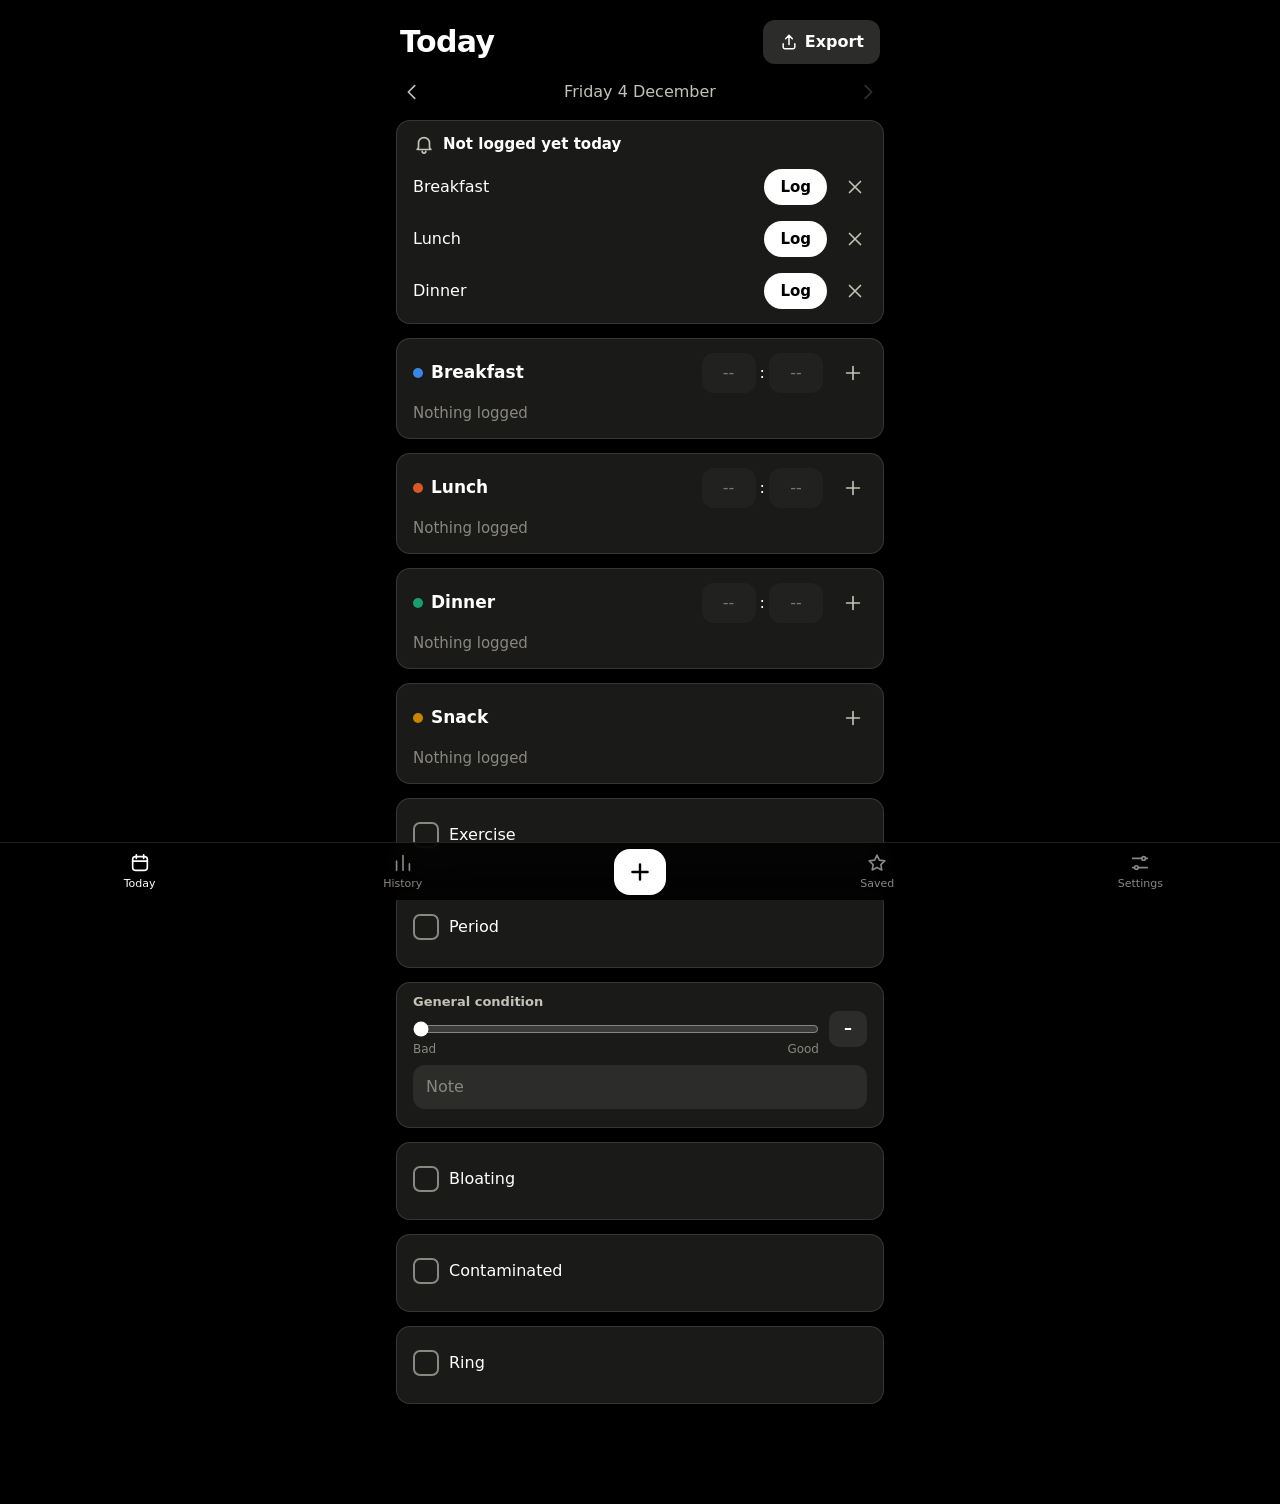
<file: index.html>
<!doctype html>
<html lang="en">
<head>
<meta charset="utf-8">
<meta name="viewport" content="width=device-width, initial-scale=1, viewport-fit=cover">
<title>Food Log</title>
<!-- The app may load and run only its own files, and may not contact any other server. -->
<meta http-equiv="Content-Security-Policy" content="default-src 'self'; script-src 'self'; style-src 'self' 'unsafe-inline'; img-src 'self' data: blob:; connect-src 'self'; object-src 'none'; base-uri 'none'; form-action 'none'">
<meta name="apple-mobile-web-app-capable" content="yes">
<meta name="mobile-web-app-capable" content="yes">
<meta name="apple-mobile-web-app-title" content="Food Log">
<meta name="apple-mobile-web-app-status-bar-style" content="black">
<meta name="theme-color" content="#000000">
<meta name="color-scheme" content="dark">
<meta name="format-detection" content="telephone=no">
<!-- shared by link or invitation only: keep it out of search engines -->
<meta name="robots" content="noindex, nofollow">
<!-- use-credentials lets the manifest load when the site sits behind a login -->
<link rel="manifest" href="manifest.webmanifest" crossorigin="use-credentials">
<link rel="apple-touch-icon" href="icons/icon-180.png">
<link rel="icon" type="image/png" href="icons/icon-192.png">
<link rel="stylesheet" href="styles.css">
</head>
<body>
<main id="view" tabindex="-1"></main>

<nav class="tabbar" aria-label="Sections">
  <a href="#today" data-tab="today">
    <svg viewBox="0 0 24 24" aria-hidden="true"><rect x="4" y="5" width="16" height="15" rx="3"/><path d="M8 3v4M16 3v4M4 10h16"/></svg>
    <span>Today</span>
  </a>
  <a href="#history" data-tab="history">
    <svg viewBox="0 0 24 24" aria-hidden="true"><path d="M5 20V10M12 20V4M19 20v-7"/></svg>
    <span>History</span>
  </a>
  <a href="#add" data-tab="add" class="tab-add" aria-label="Add food">
    <svg viewBox="0 0 24 24" aria-hidden="true"><path d="M12 5v14M5 12h14"/></svg>
  </a>
  <a href="#saved" data-tab="saved">
    <svg viewBox="0 0 24 24" aria-hidden="true"><path d="M12 3.5l2.6 5.3 5.9.9-4.3 4.1 1 5.8-5.2-2.8-5.2 2.8 1-5.8-4.3-4.1 5.9-.9z"/></svg>
    <span>Saved</span>
  </a>
  <a href="#settings" data-tab="settings">
    <svg viewBox="0 0 24 24" aria-hidden="true"><path d="M4 7h10M18 7h2M4 17h2M10 17h10"/><circle cx="16" cy="7" r="2"/><circle cx="8" cy="17" r="2"/></svg>
    <span>Settings</span>
  </a>
</nav>

<div id="overlay"></div>
<div id="toast" role="status" aria-live="polite"></div>

<script type="module" src="app.js"></script>
</body>
</html>
</file>
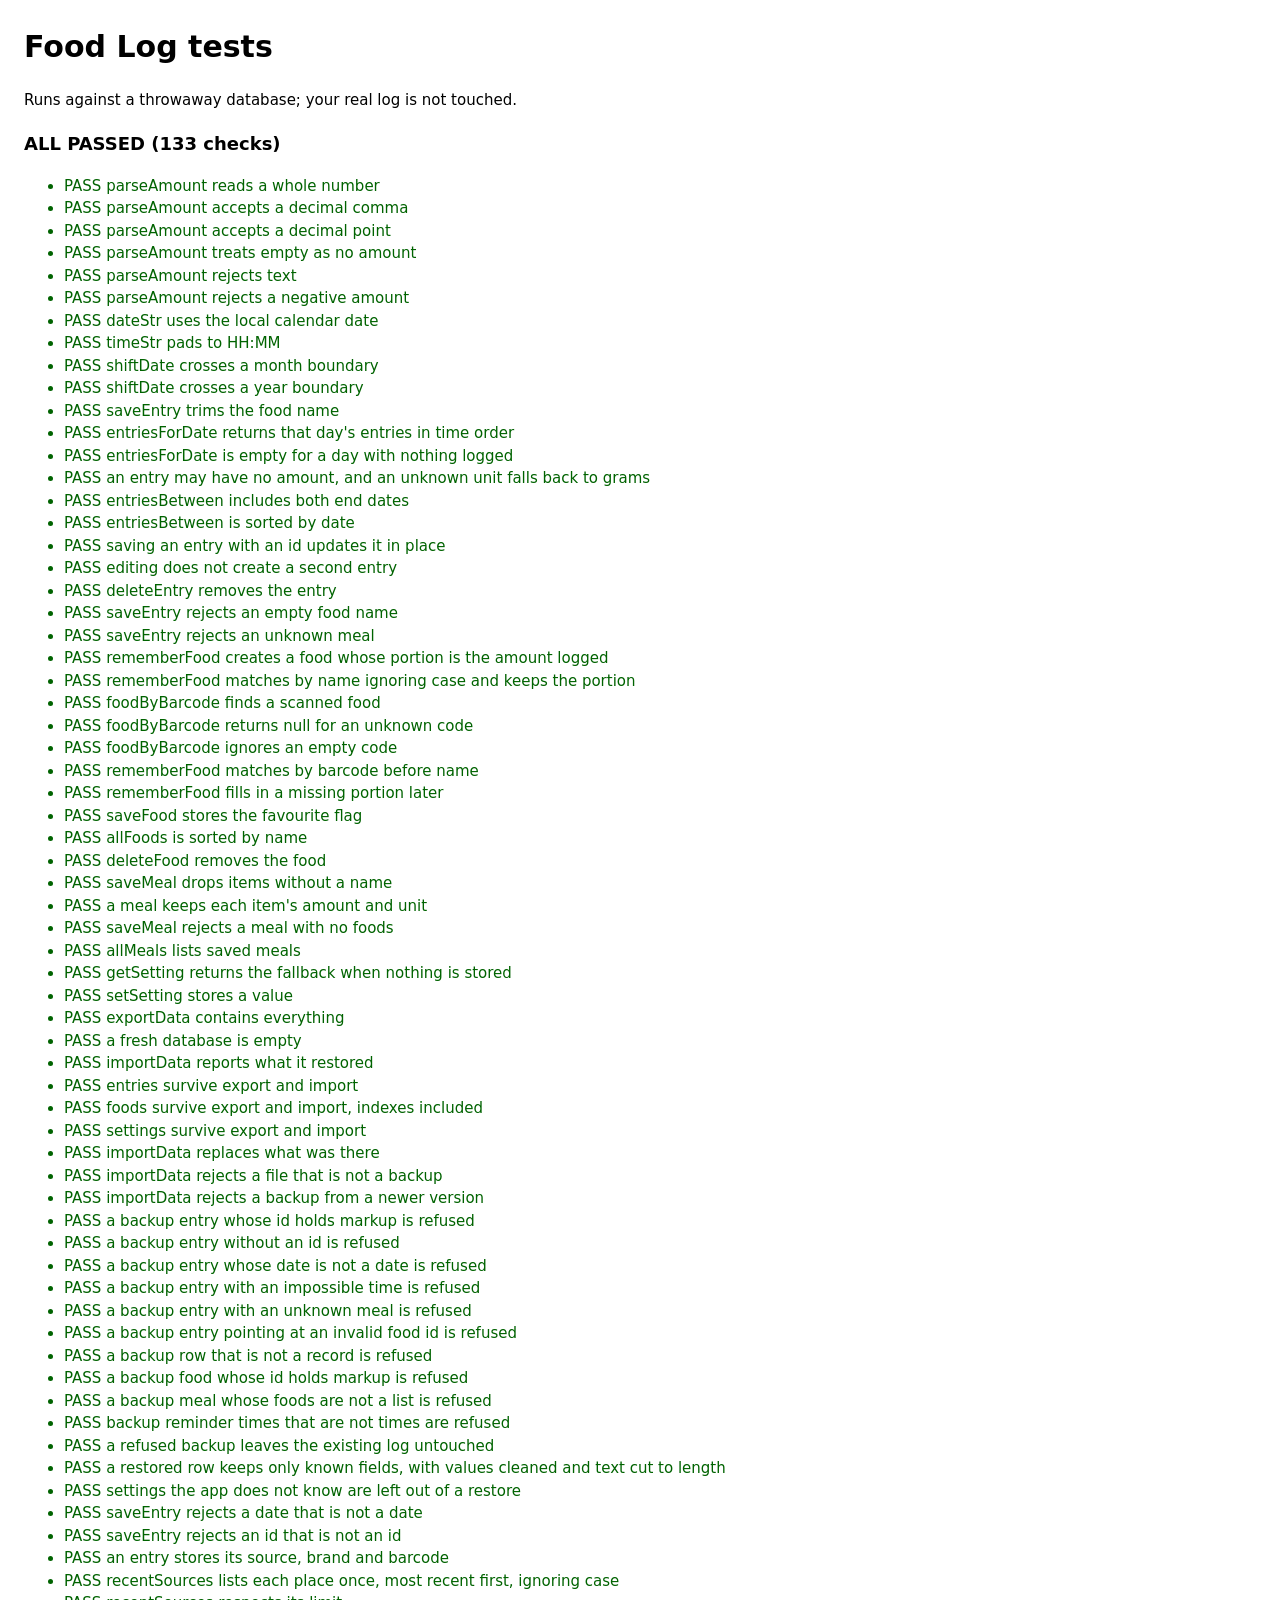
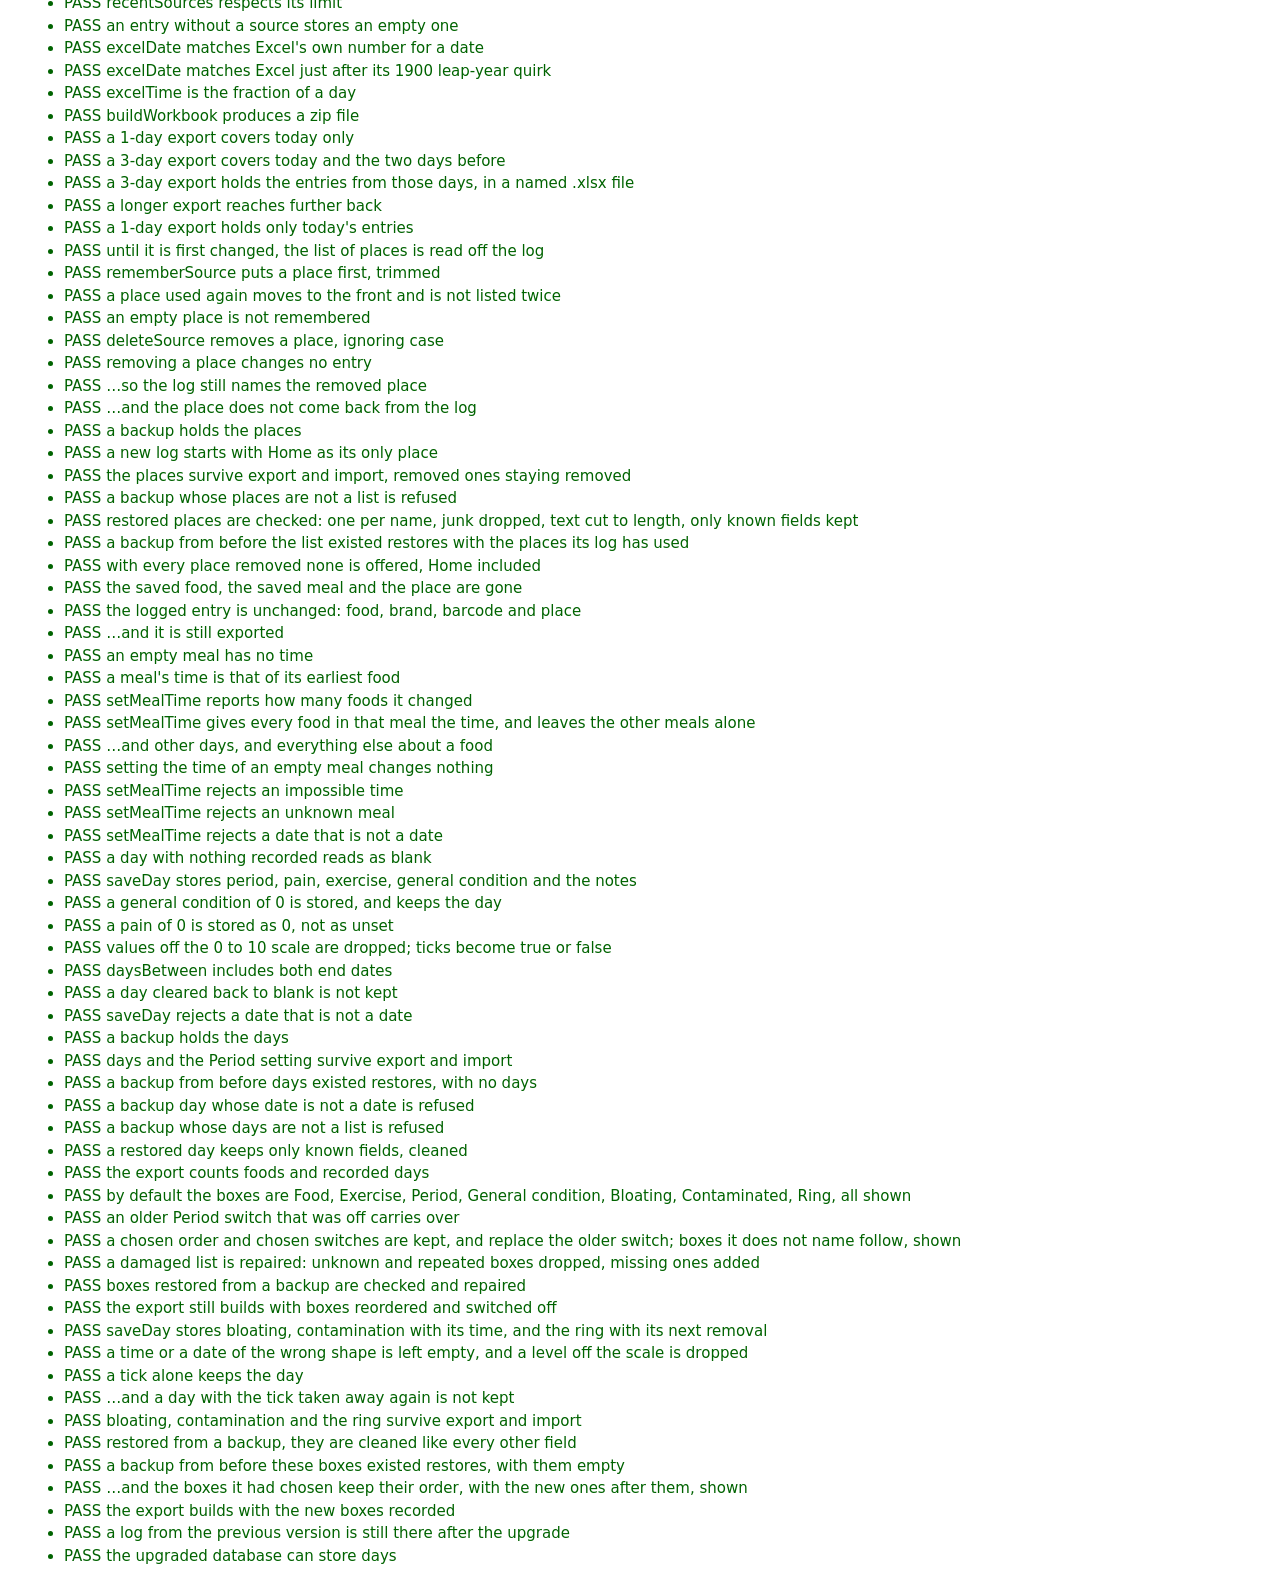
<file: tests.html>
<!doctype html>
<html lang="en">
<head>
<meta charset="utf-8">
<meta name="viewport" content="width=device-width, initial-scale=1">
<title>Food Log tests</title>
<style>
  body { font: 15px/1.5 system-ui, -apple-system, "Segoe UI", sans-serif; margin: 24px; }
  li.pass { color: #006300; }
  li.fail { color: #b00020; font-weight: 600; }
  #summary { font-size: 18px; font-weight: 600; }
</style>
</head>
<body>
<h1>Food Log tests</h1>
<p>Runs against a throwaway database; your real log is not touched.</p>
<p id="summary">Running…</p>
<ul id="results"></ul>
<script type="module">
import * as db from "./db.js";
import { buildWorkbook, excelDate, excelTime, XLSX_MIME } from "./xlsx.js";
import { buildLogExport, exportPeriod } from "./export.js";

const TEST_DB = "foodlog-test";
const results = document.getElementById("results");
let passed = 0, failed = 0;

function report(ok, name, detail = "") {
  ok ? passed++ : failed++;
  const li = document.createElement("li");
  li.className = ok ? "pass" : "fail";
  li.textContent = `${ok ? "PASS" : "FAIL"}  ${name}${detail ? " — " + detail : ""}`;
  results.append(li);
}

function eq(actual, expected, name) {
  const a = JSON.stringify(actual), e = JSON.stringify(expected);
  report(a === e, name, a === e ? "" : `expected ${e}, got ${a}`);
}

async function rejects(fn, name) {
  try { await fn(); report(false, name, "did not throw"); }
  catch { report(true, name); }
}

const wipe = () => new Promise((resolve, reject) => {
  const req = indexedDB.deleteDatabase(TEST_DB);
  req.onsuccess = req.onblocked = () => resolve();
  req.onerror = () => reject(req.error);
});

async function main() {
  await wipe();
  db.useDatabase(TEST_DB);

  // ---- helpers
  eq(db.parseAmount("150"), 150, "parseAmount reads a whole number");
  eq(db.parseAmount("1,5"), 1.5, "parseAmount accepts a decimal comma");
  eq(db.parseAmount(" 2.25 "), 2.25, "parseAmount accepts a decimal point");
  eq(db.parseAmount(""), null, "parseAmount treats empty as no amount");
  eq(Number.isNaN(db.parseAmount("abc")), true, "parseAmount rejects text");
  eq(Number.isNaN(db.parseAmount("-3")), true, "parseAmount rejects a negative amount");
  eq(db.dateStr(new Date(2026, 0, 5, 0, 30)), "2026-01-05", "dateStr uses the local calendar date");
  eq(db.timeStr(new Date(2026, 0, 5, 7, 4)), "07:04", "timeStr pads to HH:MM");
  eq(db.shiftDate("2026-03-01", -1), "2026-02-28", "shiftDate crosses a month boundary");
  eq(db.shiftDate("2026-12-31", 1), "2027-01-01", "shiftDate crosses a year boundary");

  // ---- entries
  const oats = await db.saveEntry({ date: "2026-10-01", time: "08:10", meal: "breakfast", foodName: " Oats ", amount: 60, unit: "g", note: "with milk" });
  const egg = await db.saveEntry({ date: "2026-10-01", time: "07:55", meal: "breakfast", foodName: "Egg", amount: 2, unit: "pcs" });
  await db.saveEntry({ date: "2026-10-02", time: "12:30", meal: "lunch", foodName: "Soup", amount: null, unit: "bogus" });
  await db.saveEntry({ date: "2026-10-04", time: "19:00", meal: "dinner", foodName: "Salmon", amount: 180, unit: "g" });

  eq(oats.foodName, "Oats", "saveEntry trims the food name");
  eq((await db.entriesForDate("2026-10-01")).map((e) => e.foodName), ["Egg", "Oats"], "entriesForDate returns that day's entries in time order");
  eq((await db.entriesForDate("2026-10-03")).length, 0, "entriesForDate is empty for a day with nothing logged");
  const soup = (await db.entriesForDate("2026-10-02"))[0];
  eq([soup.amount, soup.unit], [null, "g"], "an entry may have no amount, and an unknown unit falls back to grams");
  eq((await db.entriesBetween("2026-10-01", "2026-10-02")).length, 3, "entriesBetween includes both end dates");
  eq((await db.entriesBetween("2026-10-02", "2026-10-04")).map((e) => e.foodName), ["Soup", "Salmon"], "entriesBetween is sorted by date");

  await db.saveEntry({ ...egg, amount: 3, note: "boiled" });
  const edited = await db.getEntry(egg.id);
  eq([edited.amount, edited.note, edited.createdAt === egg.createdAt], [3, "boiled", true], "saving an entry with an id updates it in place");
  eq((await db.allEntries()).length, 4, "editing does not create a second entry");

  await db.deleteEntry(oats.id);
  eq((await db.entriesForDate("2026-10-01")).map((e) => e.foodName), ["Egg"], "deleteEntry removes the entry");
  await rejects(() => db.saveEntry({ meal: "lunch", foodName: "  " }), "saveEntry rejects an empty food name");
  await rejects(() => db.saveEntry({ meal: "brunch", foodName: "Toast" }), "saveEntry rejects an unknown meal");

  // ---- foods
  const first = await db.rememberFood({ name: "Skyr", amount: 150, unit: "g" });
  eq([first.portionAmount, first.portionUnit, first.useCount], [150, "g", 1], "rememberFood creates a food whose portion is the amount logged");
  const again = await db.rememberFood({ name: "skyr", amount: 300, unit: "g" });
  eq([again.id === first.id, again.portionAmount, again.useCount], [true, 150, 2], "rememberFood matches by name ignoring case and keeps the portion");
  const scanned = await db.rememberFood({ name: "Knekkebrød", brand: "Wasa", barcode: "7300400481588", amount: 1, unit: "pcs" });
  eq((await db.foodByBarcode("7300400481588")).id, scanned.id, "foodByBarcode finds a scanned food");
  eq(await db.foodByBarcode("0000"), null, "foodByBarcode returns null for an unknown code");
  eq(await db.foodByBarcode(""), null, "foodByBarcode ignores an empty code");
  const renamed = await db.rememberFood({ name: "Crispbread", barcode: "7300400481588", amount: 2, unit: "pcs" });
  eq([renamed.id === scanned.id, renamed.portionAmount], [true, 1], "rememberFood matches by barcode before name");
  const typed = await db.rememberFood({ name: "Banana" });
  const filled = await db.rememberFood({ name: "Banana", amount: 1, unit: "pcs" });
  eq([filled.id === typed.id, filled.portionAmount, filled.portionUnit], [true, 1, "pcs"], "rememberFood fills in a missing portion later");

  await db.saveFood({ ...first, favourite: true });
  eq((await db.getFood(first.id)).favourite, true, "saveFood stores the favourite flag");
  eq((await db.allFoods()).map((f) => f.name), ["Banana", "Knekkebrød", "Skyr"], "allFoods is sorted by name");
  await db.deleteFood(typed.id);
  eq((await db.allFoods()).length, 2, "deleteFood removes the food");

  // ---- meals
  const meal = await db.saveMeal({ name: "Usual breakfast", items: [
    { foodId: first.id, foodName: "Skyr", amount: 150, unit: "g" },
    { foodName: "Knekkebrød", amount: 2, unit: "pcs" },
    { foodName: "  ", amount: 1, unit: "g" },
  ] });
  eq(meal.items.length, 2, "saveMeal drops items without a name");
  eq((await db.getMeal(meal.id)).items[1], { foodId: null, foodName: "Knekkebrød", amount: 2, unit: "pcs" }, "a meal keeps each item's amount and unit");
  await rejects(() => db.saveMeal({ name: "Empty", items: [] }), "saveMeal rejects a meal with no foods");
  eq((await db.allMeals()).length, 1, "allMeals lists saved meals");

  // ---- settings
  eq(await db.getSetting("reminders", "fallback"), "fallback", "getSetting returns the fallback when nothing is stored");
  await db.setSetting("reminders", { enabled: true, times: { breakfast: "08:00", lunch: "12:00", dinner: "18:00" } });
  eq((await db.getSetting("reminders")).times.lunch, "12:00", "setSetting stores a value");

  // ---- backup
  const backup = await db.exportData();
  eq([backup.app, backup.entries.length, backup.foods.length, backup.meals.length], ["foodlog", 3, 2, 1], "exportData contains everything");
  const roundTripped = JSON.parse(JSON.stringify(backup));

  await wipe();
  db.useDatabase(TEST_DB);
  eq((await db.allEntries()).length, 0, "a fresh database is empty");
  const counts = await db.importData(roundTripped);
  eq(counts, { entries: 3, foods: 2, meals: 1 }, "importData reports what it restored");
  eq((await db.entriesForDate("2026-10-04"))[0].foodName, "Salmon", "entries survive export and import");
  eq((await db.foodByBarcode("7300400481588")).name, "Knekkebrød", "foods survive export and import, indexes included");
  eq((await db.getSetting("reminders")).enabled, true, "settings survive export and import");

  await db.saveEntry({ date: "2026-10-05", meal: "snack", foodName: "Apple" });
  await db.importData(roundTripped);
  eq((await db.allEntries()).length, 3, "importData replaces what was there");
  await rejects(() => db.importData({ hello: "world" }), "importData rejects a file that is not a backup");
  await rejects(() => db.importData({ ...roundTripped, format: 99 }), "importData rejects a backup from a newer version");

  // ---- a backup file is untrusted: anything the app would not have written is refused
  const good = roundTripped.entries[0];
  const tampered = (change) => ({ ...roundTripped, ...change });
  const MARKUP = '"><img src=x onerror="alert(1)">';
  await rejects(() => db.importData(tampered({ entries: [{ ...good, id: MARKUP }] })), "a backup entry whose id holds markup is refused");
  await rejects(() => db.importData(tampered({ entries: [{ ...good, id: undefined }] })), "a backup entry without an id is refused");
  await rejects(() => db.importData(tampered({ entries: [{ ...good, date: MARKUP }] })), "a backup entry whose date is not a date is refused");
  await rejects(() => db.importData(tampered({ entries: [{ ...good, time: "25:99" }] })), "a backup entry with an impossible time is refused");
  await rejects(() => db.importData(tampered({ entries: [{ ...good, meal: "brunch" }] })), "a backup entry with an unknown meal is refused");
  await rejects(() => db.importData(tampered({ entries: [{ ...good, foodId: MARKUP }] })), "a backup entry pointing at an invalid food id is refused");
  await rejects(() => db.importData(tampered({ entries: ["not a record"] })), "a backup row that is not a record is refused");
  await rejects(() => db.importData(tampered({ foods: [{ ...roundTripped.foods[0], id: MARKUP }] })), "a backup food whose id holds markup is refused");
  await rejects(() => db.importData(tampered({ meals: [{ ...roundTripped.meals[0], items: "x" }] })), "a backup meal whose foods are not a list is refused");
  await rejects(() => db.importData(tampered({ settings: [{ key: "reminders", value: { enabled: true, times: { breakfast: MARKUP, lunch: "12:00", dinner: "18:00" } } }] })), "backup reminder times that are not times are refused");
  eq((await db.allEntries()).length, 3, "a refused backup leaves the existing log untouched");

  const padded = await db.importData(tampered({
    entries: [{ ...good, extra: "<script>", amount: "<b>", unit: "<i>", note: "x".repeat(5000), source: 42 }],
    settings: [...roundTripped.settings, { key: "somethingElse", value: "<script>" }],
  }));
  const kept = (await db.allEntries())[0];
  eq([padded.entries, "extra" in kept, kept.amount, kept.unit, kept.note.length, kept.source],
    [1, false, null, "g", 2000, "42"], "a restored row keeps only known fields, with values cleaned and text cut to length");
  eq(await db.getSetting("somethingElse", "absent"), "absent", "settings the app does not know are left out of a restore");
  await rejects(() => db.saveEntry({ meal: "lunch", foodName: "Toast", date: "yesterday" }), "saveEntry rejects a date that is not a date");
  await rejects(() => db.saveEntry({ meal: "lunch", foodName: "Toast", id: MARKUP }), "saveEntry rejects an id that is not an id");

  // ---- where the food came from
  await wipe();
  db.useDatabase(TEST_DB);
  const today = db.dateStr();
  const tagged = await db.saveEntry({ date: db.shiftDate(today, -2), time: "19:30", meal: "dinner", foodName: "Pizza", amount: 1, unit: "pcs", source: "  Luigi's  ", note: "said gluten-free", brand: "Luigi", barcode: "0012345678905" });
  eq([tagged.source, tagged.brand, tagged.barcode], ["Luigi's", "Luigi", "0012345678905"], "an entry stores its source, brand and barcode");
  await db.saveEntry({ date: db.shiftDate(today, -5), time: "12:00", meal: "lunch", foodName: "Soup", source: "Cafeteria" });
  await db.saveEntry({ date: today, time: "08:00", meal: "breakfast", foodName: "Oats", amount: 60, unit: "g", source: "Home" });
  await db.saveEntry({ date: today, time: "12:15", meal: "lunch", foodName: "Salad", amount: 250, unit: "g", source: "cafeteria" });
  await db.saveEntry({ date: today, time: "15:00", meal: "snack", foodName: "Apple" });
  eq(await db.recentSources(), ["cafeteria", "Home", "Luigi's"], "recentSources lists each place once, most recent first, ignoring case");
  eq(await db.recentSources(1), ["cafeteria"], "recentSources respects its limit");
  const untagged = (await db.entriesForDate(today)).find((e) => e.foodName === "Apple");
  eq(untagged.source, "", "an entry without a source stores an empty one");

  // ---- Excel export
  eq(excelDate("2026-10-04"), 46299, "excelDate matches Excel's own number for a date");
  eq(excelDate("1900-03-01"), 61, "excelDate matches Excel just after its 1900 leap-year quirk");
  eq([excelTime("00:00"), excelTime("12:00"), excelTime("18:00")], [0, 0.5, 0.75], "excelTime is the fraction of a day");
  const bytes = buildWorkbook([{ name: "S", columns: [{ header: "A" }], rows: [["x"]] }]);
  eq([bytes[0], bytes[1], bytes[2], bytes[3]], [0x50, 0x4b, 0x03, 0x04], "buildWorkbook produces a zip file");
  eq(exportPeriod(1), { from: today, to: today }, "a 1-day export covers today only");
  eq(exportPeriod(3), { from: db.shiftDate(today, -2), to: today }, "a 3-day export covers today and the two days before");
  const three = await buildLogExport(3);
  eq([three.count, three.file.type === XLSX_MIME, three.file.name], [4, true, `food-log_${db.shiftDate(today, -2)}_to_${today}.xlsx`], "a 3-day export holds the entries from those days, in a named .xlsx file");
  eq((await buildLogExport(6)).count, 5, "a longer export reaches further back");
  eq((await buildLogExport(1)).count, 3, "a 1-day export holds only today's entries");

  // ---- the places offered under "Where from" are a list of their own, apart from the log
  eq((await db.allSources()).map((p) => p.name), ["cafeteria", "Home", "Luigi's"], "until it is first changed, the list of places is read off the log");
  await db.rememberSource("  Office ");
  eq(await db.recentSources(), ["Office", "cafeteria", "Home", "Luigi's"], "rememberSource puts a place first, trimmed");
  await db.rememberSource("HOME");
  eq(await db.recentSources(), ["HOME", "Office", "cafeteria", "Luigi's"], "a place used again moves to the front and is not listed twice");
  await db.rememberSource("   ");
  eq((await db.allSources()).length, 4, "an empty place is not remembered");
  const logBefore = JSON.stringify(await db.allEntries());
  await db.deleteSource("CAFETERIA");
  eq(await db.recentSources(), ["HOME", "Office", "Luigi's"], "deleteSource removes a place, ignoring case");
  eq(JSON.stringify(await db.allEntries()), logBefore, "removing a place changes no entry");
  eq((await db.allEntries()).filter((e) => e.source.toLowerCase() === "cafeteria").length, 2, "…so the log still names the removed place");
  eq(await db.recentSources(), ["HOME", "Office", "Luigi's"], "…and the place does not come back from the log");

  const placeBackup = JSON.parse(JSON.stringify(await db.exportData()));
  eq([placeBackup.format, placeBackup.settings.find((s) => s.key === "sources").value.map((p) => p.name)],
    [5, ["HOME", "Office", "Luigi's"]], "a backup holds the places");
  await wipe();
  db.useDatabase(TEST_DB);
  eq(await db.recentSources(), ["Home"], "a new log starts with Home as its only place");
  await db.importData(placeBackup);
  eq(await db.recentSources(), ["HOME", "Office", "Luigi's"], "the places survive export and import, removed ones staying removed");
  const withPlaces = (value) => ({ ...placeBackup, settings: [...placeBackup.settings.filter((s) => s.key !== "sources"), { key: "sources", value }] });
  await rejects(() => db.importData(withPlaces("x")), "a backup whose places are not a list is refused");
  await db.importData(withPlaces([{ name: "A", lastUsed: 5 }, { name: "a", lastUsed: 9 }, "junk", null, { name: "   " }, { name: "B", lastUsed: "<b>", extra: "<script>" }, { name: "x".repeat(500), lastUsed: 1 }]));
  const restoredPlaces = await db.allSources();
  eq([restoredPlaces.map((p) => p.name.slice(0, 3)), restoredPlaces[1].name.length, restoredPlaces[2]],
    [["a", "xxx", "B"], 200, { name: "B", lastUsed: 0 }], "restored places are checked: one per name, junk dropped, text cut to length, only known fields kept");
  await db.importData({ ...placeBackup, format: 3, settings: placeBackup.settings.filter((s) => s.key !== "sources") });
  eq(await db.recentSources(), ["cafeteria", "Home", "Luigi's"], "a backup from before the list existed restores with the places its log has used");
  for (const place of await db.allSources()) await db.deleteSource(place.name);
  eq(await db.recentSources(), [], "with every place removed none is offered, Home included");

  // ---- removing a saved food, a saved meal or a place leaves the log as it was
  await wipe();
  db.useDatabase(TEST_DB);
  const pasta = await db.rememberFood({ name: "Pasta", brand: "Glutenfri", barcode: "7000000000017", amount: 100, unit: "g" });
  const pastaMeal = await db.saveMeal({ name: "Pasta dinner", items: [{ foodId: pasta.id, foodName: "Pasta", amount: 100, unit: "g" }] });
  await db.saveEntry({ date: today, time: "18:00", meal: "dinner", foodName: "Pasta", amount: 100, unit: "g", source: "Luigi's", brand: pasta.brand, barcode: pasta.barcode, foodId: pasta.id });
  await db.rememberSource("Luigi's");
  const asLogged = JSON.stringify(await db.allEntries());
  await db.deleteFood(pasta.id);
  await db.deleteMeal(pastaMeal.id);
  await db.deleteSource("Luigi's");
  eq([(await db.allFoods()).length, (await db.allMeals()).length, (await db.allSources()).length], [0, 0, 0], "the saved food, the saved meal and the place are gone");
  eq(JSON.stringify(await db.allEntries()), asLogged, "the logged entry is unchanged: food, brand, barcode and place");
  eq((await buildLogExport(1)).count, 1, "…and it is still exported");

  // ---- breakfast, lunch and dinner have one time each per day
  await wipe();
  db.useDatabase(TEST_DB);
  eq(await db.mealTime("2026-10-01", "breakfast"), null, "an empty meal has no time");
  await db.saveEntry({ date: "2026-10-01", time: "07:45", meal: "breakfast", foodName: "Oats", createdAt: 1 });
  await db.saveEntry({ date: "2026-10-01", time: "07:40", meal: "breakfast", foodName: "Egg", createdAt: 2 });
  await db.saveEntry({ date: "2026-10-01", time: "12:10", meal: "lunch", foodName: "Soup" });
  await db.saveEntry({ date: "2026-10-01", time: "15:00", meal: "snack", foodName: "Apple", note: "kept" });
  await db.saveEntry({ date: "2026-10-02", time: "08:30", meal: "breakfast", foodName: "Toast" });
  eq(await db.mealTime("2026-10-01", "breakfast"), "07:40", "a meal's time is that of its earliest food");
  eq(await db.setMealTime("2026-10-01", "breakfast", "07:00"), 2, "setMealTime reports how many foods it changed");
  eq((await db.entriesForDate("2026-10-01")).map((e) => `${e.foodName} ${e.time}`), ["Oats 07:00", "Egg 07:00", "Soup 12:10", "Apple 15:00"],
    "setMealTime gives every food in that meal the time, and leaves the other meals alone");
  eq([(await db.entriesForDate("2026-10-02"))[0].time, (await db.entriesForDate("2026-10-01"))[3].note], ["08:30", "kept"], "…and other days, and everything else about a food");
  eq(await db.setMealTime("2026-10-03", "dinner", "19:00"), 0, "setting the time of an empty meal changes nothing");
  await rejects(() => db.setMealTime("2026-10-01", "breakfast", "25:00"), "setMealTime rejects an impossible time");
  await rejects(() => db.setMealTime("2026-10-01", "brunch", "07:00"), "setMealTime rejects an unknown meal");
  await rejects(() => db.setMealTime("yesterday", "breakfast", "07:00"), "setMealTime rejects a date that is not a date");

  // ---- how the day went: exercise, period with pain, general condition
  await wipe();
  db.useDatabase(TEST_DB);
  // the boxes added later: bloating, contamination and the ring
  const REST_BLANK = { bloating: false, bloatingLevel: null, bloatingNote: "", contaminated: false, contaminatedTime: "", contaminatedNote: "", ring: false, ringRemoval: "" };
  eq(await db.getDay("2026-10-04"), { date: "2026-10-04", period: false, pain: null, painNote: "", exercise: false, intensity: null, exerciseNote: "", condition: null, conditionNote: "", ...REST_BLANK }, "a day with nothing recorded reads as blank");
  await db.saveDay({ date: "2026-10-04", period: true, pain: 6, painNote: " cramps after lunch ", exercise: true, intensity: 3, exerciseNote: "walk", condition: 8, conditionNote: " good day " });
  eq(await db.getDay("2026-10-04"), { date: "2026-10-04", period: true, pain: 6, painNote: "cramps after lunch", exercise: true, intensity: 3, exerciseNote: "walk", condition: 8, conditionNote: "good day", ...REST_BLANK }, "saveDay stores period, pain, exercise, general condition and the notes");
  await db.saveDay({ date: "2026-10-06", condition: 0 });
  eq((await db.getDay("2026-10-06")).condition, 0, "a general condition of 0 is stored, and keeps the day");
  await db.saveDay({ date: "2026-10-06", condition: null });
  await db.saveDay({ date: "2026-10-03", pain: 0 });
  eq((await db.getDay("2026-10-03")).pain, 0, "a pain of 0 is stored as 0, not as unset");
  const odd = await db.saveDay({ date: "2026-10-02", pain: 11, intensity: 3.5, period: "yes", exercise: 1 });
  eq([odd.pain, odd.intensity, odd.period, odd.exercise], [null, null, true, true], "values off the 0 to 10 scale are dropped; ticks become true or false");
  eq((await db.daysBetween("2026-10-03", "2026-10-04")).map((d) => d.date), ["2026-10-03", "2026-10-04"], "daysBetween includes both end dates");
  await db.saveDay({ date: "2026-10-03", pain: null });
  eq((await db.daysBetween("2026-10-01", "2026-10-31")).map((d) => d.date), ["2026-10-02", "2026-10-04"], "a day cleared back to blank is not kept");
  await rejects(() => db.saveDay({ date: "today", pain: 3 }), "saveDay rejects a date that is not a date");

  // ---- backups carry the days; older backups without them still restore
  await db.saveEntry({ date: "2026-10-04", time: "12:00", meal: "lunch", foodName: "Soup" });
  await db.setSetting("period", { enabled: false });
  const v2 = JSON.parse(JSON.stringify(await db.exportData()));
  eq([v2.format, v2.days.length], [5, 2], "a backup holds the days");
  await wipe();
  db.useDatabase(TEST_DB);
  await db.importData(v2);
  eq([(await db.getDay("2026-10-04")).pain, (await db.getSetting("period")).enabled], [6, false], "days and the Period setting survive export and import");
  const { days: _dropped, ...v1 } = { ...v2, format: 1 };
  await db.saveDay({ date: "2026-10-05", pain: 9 });
  await db.importData(v1);
  eq([(await db.allEntries()).length, (await db.daysBetween("2026-01-01", "2026-12-31")).length], [1, 0], "a backup from before days existed restores, with no days");
  await rejects(() => db.importData({ ...v2, days: [{ date: '"><img src=x onerror=1>', pain: 3 }] }), "a backup day whose date is not a date is refused");
  await rejects(() => db.importData({ ...v2, days: "x" }), "a backup whose days are not a list is refused");
  const cleaned = await db.importData({ ...v2, days: [{ date: "2026-10-04", pain: "<b>", painNote: 7, extra: "<script>" }] }).then(() => db.getDay("2026-10-04"));
  eq([cleaned.pain, cleaned.painNote, "extra" in cleaned], [null, "7", false], "a restored day keeps only known fields, cleaned");
  const exported = await buildLogExport(3650);
  eq([exported.count, exported.dayCount], [1, 1], "the export counts foods and recorded days");

  // ---- the boxes of the Today screen: which are shown, and in which order
  await wipe();
  db.useDatabase(TEST_DB);
  const ids = (boxes) => boxes.map((b) => (b.enabled ? b.id : `(${b.id})`));
  const LATER = ["bloating", "contaminated", "ring"];
  eq(ids(await db.getBoxes()), ["food", "exercise", "period", "condition", ...LATER], "by default the boxes are Food, Exercise, Period, General condition, Bloating, Contaminated, Ring, all shown");
  await db.setSetting("period", { enabled: false });
  eq(ids(await db.getBoxes()), ["food", "exercise", "(period)", "condition", ...LATER], "an older Period switch that was off carries over");
  await db.setSetting("boxes", [{ id: "condition", enabled: true }, { id: "food", enabled: false }, { id: "exercise", enabled: true }, { id: "period", enabled: true }]);
  eq(ids(await db.getBoxes()), ["condition", "(food)", "exercise", "period", ...LATER], "a chosen order and chosen switches are kept, and replace the older switch; boxes it does not name follow, shown");
  eq(ids(db.normaliseBoxes([{ id: "period", enabled: false }, { id: "nonsense", enabled: true }, { id: "period", enabled: true }, "x", null])),
    ["(period)", "food", "exercise", "condition", ...LATER], "a damaged list is repaired: unknown and repeated boxes dropped, missing ones added");
  const boxBackup = JSON.parse(JSON.stringify(await db.exportData()));
  await wipe();
  db.useDatabase(TEST_DB);
  await db.importData({ ...boxBackup, settings: [...boxBackup.settings.filter((s) => s.key !== "boxes"), { key: "boxes", value: [{ id: "food", enabled: false }, { id: '"><img src=x>', enabled: true }] }] });
  eq(ids(await db.getBoxes()), ["(food)", "exercise", "period", "condition", ...LATER], "boxes restored from a backup are checked and repaired");
  await db.saveDay({ date: db.dateStr(), condition: 7, conditionNote: "fine", pain: 2, exercise: true, intensity: 5 });
  await db.setSetting("boxes", [{ id: "condition", enabled: true }, { id: "food", enabled: true }, { id: "period", enabled: false }, { id: "exercise", enabled: true }]);
  eq((await buildLogExport(1)).dayCount, 1, "the export still builds with boxes reordered and switched off");

  // ---- bloating, contamination and the ring
  await wipe();
  db.useDatabase(TEST_DB);
  const full = await db.saveDay({ date: "2026-10-04", bloating: true, bloatingLevel: 7, bloatingNote: " after dinner ", contaminated: true, contaminatedTime: "14:30", contaminatedNote: " shared fryer ", ring: true, ringRemoval: "2026-10-25" });
  eq([full.bloating, full.bloatingLevel, full.bloatingNote, full.contaminated, full.contaminatedTime, full.contaminatedNote, full.ring, full.ringRemoval],
    [true, 7, "after dinner", true, "14:30", "shared fryer", true, "2026-10-25"], "saveDay stores bloating, contamination with its time, and the ring with its next removal");
  const loose = await db.saveDay({ date: "2026-10-05", contaminated: true, contaminatedTime: "25:00", ring: true, ringRemoval: "soon", bloating: 1, bloatingLevel: 11 });
  eq([loose.contaminatedTime, loose.ringRemoval, loose.bloating, loose.bloatingLevel], ["", "", true, null], "a time or a date of the wrong shape is left empty, and a level off the scale is dropped");
  await db.saveDay({ date: "2026-10-06", contaminated: true });
  eq((await db.daysBetween("2026-10-06", "2026-10-06")).length, 1, "a tick alone keeps the day");
  await db.saveDay({ date: "2026-10-06", contaminated: false });
  eq((await db.daysBetween("2026-10-06", "2026-10-06")).length, 0, "…and a day with the tick taken away again is not kept");
  const b5 = JSON.parse(JSON.stringify(await db.exportData()));
  await wipe();
  db.useDatabase(TEST_DB);
  await db.importData(b5);
  const back = await db.getDay("2026-10-04");
  eq([b5.format, back.bloatingLevel, back.contaminatedTime, back.ringRemoval], [5, 7, "14:30", "2026-10-25"], "bloating, contamination and the ring survive export and import");
  const cleanedNew = await db.importData({ ...b5, days: [{ date: "2026-10-04", contaminated: true, contaminatedTime: MARKUP, ring: "yes", ringRemoval: MARKUP, bloatingLevel: "<b>", bloatingNote: 7 }] }).then(() => db.getDay("2026-10-04"));
  eq([cleanedNew.contaminatedTime, cleanedNew.ringRemoval, cleanedNew.ring, cleanedNew.bloatingLevel, cleanedNew.bloatingNote], ["", "", true, null, "7"], "restored from a backup, they are cleaned like every other field");
  await db.importData({ ...b5, format: 4,
    days: [{ date: "2026-10-04", period: true, pain: 6, painNote: "", exercise: false, intensity: null, exerciseNote: "", condition: null, conditionNote: "" }],
    settings: [{ key: "boxes", value: [{ id: "condition", enabled: true }, { id: "food", enabled: true }, { id: "exercise", enabled: false }, { id: "period", enabled: true }] }] });
  const before5 = await db.getDay("2026-10-04");
  eq([before5.pain, before5.bloating, before5.contaminatedTime, before5.ring], [6, false, "", false], "a backup from before these boxes existed restores, with them empty");
  eq(ids(await db.getBoxes()), ["condition", "food", "(exercise)", "period", ...LATER], "…and the boxes it had chosen keep their order, with the new ones after them, shown");
  await db.saveDay({ date: db.dateStr(), bloating: true, bloatingLevel: 4, contaminated: true, contaminatedTime: "09:15", ring: true, ringRemoval: db.shiftDate(db.dateStr(), 21) });
  eq((await buildLogExport(1)).dayCount, 1, "the export builds with the new boxes recorded");

  // ---- a log made by the previous version of the app is kept when the database is upgraded
  const OLD_DB = TEST_DB + "-upgrade";
  const drop = (name) => new Promise((resolve) => { const r = indexedDB.deleteDatabase(name); r.onsuccess = r.onerror = r.onblocked = () => resolve(); });
  await drop(OLD_DB);
  await new Promise((resolve, reject) => {
    const req = indexedDB.open(OLD_DB, 1);
    req.onupgradeneeded = () => {
      const old = req.result;
      old.createObjectStore("entries", { keyPath: "id" }).createIndex("date", "date");
      old.createObjectStore("foods", { keyPath: "id" }).createIndex("barcode", "barcode");
      old.createObjectStore("meals", { keyPath: "id" });
      old.createObjectStore("settings", { keyPath: "key" });
      req.transaction.objectStore("entries").put({ id: "old1", createdAt: 1, date: "2026-09-01", time: "08:00", meal: "breakfast", foodName: "Old oats", amount: 60, unit: "g", source: "Home", note: "", brand: "", barcode: "", foodId: null });
    };
    req.onsuccess = () => { req.result.close(); resolve(); };
    req.onerror = () => reject(req.error);
  });
  db.useDatabase(OLD_DB);
  eq((await db.entriesForDate("2026-09-01")).map((e) => e.foodName), ["Old oats"], "a log from the previous version is still there after the upgrade");
  await db.saveDay({ date: "2026-09-01", pain: 4 });
  eq((await db.getDay("2026-09-01")).pain, 4, "the upgraded database can store days");
  await drop(OLD_DB);
  db.useDatabase(TEST_DB);

  await wipe();
}

main()
  .catch((err) => report(false, "tests crashed", String(err && err.stack || err)))
  .finally(() => {
    document.getElementById("summary").textContent =
      failed === 0 ? `ALL PASSED (${passed} checks)` : `${failed} FAILED, ${passed} passed`;
  });
</script>
</body>
</html>
</file>
<file: styles.css>
/* Food Log. Sized for iPhone. One appearance: black background, white text. */

:root {
  color-scheme: dark;
  --page: #000000;
  --surface: #1a1a19;         /* cards */
  --sheet: #0d0d0d;           /* pop-ups */
  --fill: #2c2c2a;            /* inputs, segmented controls, quiet buttons */
  --ink: #ffffff;
  --ink-2: #c3c2b7;
  --muted: #898781;
  --hairline: #2c2c2a;
  --axis: #383835;
  --border: rgba(255, 255, 255, 0.12);
  --danger: #e66767;
  --on-ink: #000000;
  /* meal colours: breakfast, lunch, dinner, snack — the same in the day view and in History */
  --series-1: #3987e5;
  --series-2: #d95926;
  --series-3: #199e70;
  --series-4: #c98500;
  --tabbar-h: 58px;
  --radius: 14px;
}

* { box-sizing: border-box; }

html { -webkit-text-size-adjust: 100%; background: var(--page); }

body {
  margin: 0;
  background: var(--page);
  color: var(--ink);
  font: 16px/1.4 system-ui, -apple-system, "Segoe UI", sans-serif;
  -webkit-tap-highlight-color: transparent;
  overscroll-behavior-y: none;
}

body.sheet-open { overflow: hidden; }

h1, h2, p, ul { margin: 0; }
ul { padding: 0; list-style: none; }
button, input, select, textarea { font: inherit; color: inherit; }
button { cursor: pointer; }
svg { width: 22px; height: 22px; fill: none; stroke: currentColor; stroke-width: 1.8; stroke-linecap: round; stroke-linejoin: round; flex: none; }

#view {
  max-width: 520px;
  min-height: 100dvh;
  margin: 0 auto;
  padding: calc(env(safe-area-inset-top) + 12px) 16px calc(var(--tabbar-h) + env(safe-area-inset-bottom) + 28px);
  outline: none;
}

/* ------------------------------------------------------------ headings */

.screen-head { padding: 8px 4px 14px; }
.screen-head h1 { font-size: 30px; line-height: 1.15; font-weight: 700; letter-spacing: -0.02em; }
.sub { color: var(--ink-2); font-size: 14px; margin-top: 2px; }
.muted { color: var(--ink-2); }
.hint { color: var(--ink-2); font-size: 14px; padding: 0 16px 12px; }

.head-row { display: flex; align-items: center; justify-content: space-between; gap: 12px; }
.day-nav { display: flex; align-items: center; margin: 6px -10px -8px; }
.day-nav .sub { flex: 1; text-align: center; margin: 0; font-size: 16px; }

/* ------------------------------------------------------------ cards and rows */

.card {
  background: var(--surface);
  border: 1px solid var(--border);
  border-radius: var(--radius);
  margin-bottom: 14px;
  overflow: hidden;
}

.card-head { display: flex; align-items: center; gap: 8px; padding: 12px 8px 8px 16px; min-height: 48px; }
.card-head h2 { font-size: 17px; font-weight: 600; flex: 1; }
.card-foot { display: block; width: 100%; text-align: left; padding: 12px 16px; border-top: 1px solid var(--hairline); }

.dot { width: 10px; height: 10px; border-radius: 50%; flex: none; display: inline-block; background: var(--c); }
.dot.off { background: transparent; box-shadow: inset 0 0 0 1.5px var(--axis); }
.dots { display: flex; gap: 5px; }

.rows > li { border-top: 1px solid var(--hairline); }
.card > .rows:first-child > li:first-child { border-top: 0; }

.row {
  display: flex; align-items: center; gap: 12px;
  width: 100%; min-height: 56px; padding: 9px 16px;
  background: none; border: 0; text-align: left;
}
.row:active { background: var(--fill); }
.row-main { flex: 1; min-width: 0; display: flex; flex-direction: column; }
.row-title { font-weight: 500; overflow-wrap: anywhere; }
.row-sub { color: var(--ink-2); font-size: 14px; overflow: hidden; text-overflow: ellipsis; white-space: nowrap; }
.row-sub:empty { display: none; }
.row-value { color: var(--ink-2); font-variant-numeric: tabular-nums; white-space: nowrap; }

.row-with-action { display: flex; align-items: center; }
.row-with-action .icon-btn { margin-left: 6px; }
.row-with-action .row { padding-left: 6px; }
/* a saved place: its name, then the button that removes it */
.place-row { min-height: 56px; padding: 6px 0 6px 16px; }
.place-row .row-title { flex: 1; min-width: 0; }
.place-row .icon-btn { margin-right: 6px; }

.empty { color: var(--muted); font-size: 15px; padding: 0 16px 14px; }
.empty-screen { color: var(--ink-2); text-align: center; padding: 48px 28px; }

.plain-list > li { display: flex; justify-content: space-between; gap: 16px; padding: 11px 16px; border-top: 1px solid var(--hairline); }
.plain-list > li > span:last-child { text-align: right; white-space: nowrap; }

/* ------------------------------------------------------------ buttons */

.icon-btn {
  width: 44px; height: 44px; flex: none;
  display: grid; place-items: center;
  background: none; border: 0; border-radius: 50%; color: var(--ink-2);
}
.icon-btn:active { background: var(--fill); }
.icon-btn:disabled { opacity: 0.25; }
.star.on { color: var(--series-4); }
.star.on svg { fill: currentColor; }

.btn {
  display: inline-flex; align-items: center; justify-content: center; gap: 6px;
  min-height: 44px; padding: 0 16px;
  background: var(--fill); border: 0; border-radius: 12px; font-weight: 600; white-space: nowrap;
}
.btn svg { width: 20px; height: 20px; }
.btn.primary { background: var(--ink); color: var(--on-ink); }
.btn.danger { background: none; color: var(--danger); box-shadow: inset 0 0 0 1px var(--border); }
.btn:active { opacity: 0.7; }

.pill { min-height: 36px; padding: 0 16px; background: var(--ink); color: var(--on-ink); border: 0; border-radius: 18px; font-weight: 600; font-size: 15px; }

.link { background: none; border: 0; padding: 8px 4px; color: var(--ink-2); font-size: 16px; }
.link.strong { color: var(--ink); font-weight: 700; }
.card-foot.link { color: var(--ink-2); font-size: 15px; padding: 12px 16px; }

.button-row { display: flex; gap: 10px; padding: 0 16px 16px; flex-wrap: wrap; }
.button-row .btn { flex: 1; }

/* ------------------------------------------------------------ inputs */

input[type="text"], input[type="search"], input[type="date"], input[type="time"], select, textarea {
  width: 100%; min-height: 44px; padding: 9px 12px;
  background: var(--fill); border: 1px solid transparent; border-radius: 12px;
  -webkit-appearance: none; appearance: none;
}
textarea { resize: none; display: block; }
input:focus-visible, select:focus-visible, textarea:focus-visible, button:focus-visible, a:focus-visible {
  outline: 2px solid var(--series-1); outline-offset: 1px;
}
::placeholder { color: var(--muted); }

.search-row, .toolbar { display: flex; gap: 10px; margin-bottom: 14px; }
.search-row input { flex: 1; min-width: 0; min-height: 48px; background: var(--surface); border-color: var(--border); }
.toolbar .seg { flex: 1; }

.seg { display: flex; padding: 3px; background: var(--fill); border-radius: 12px; min-height: 44px; }
.seg label { flex: 1; display: flex; position: relative; }
.seg input { position: absolute; inset: 0; opacity: 0; margin: 0; }
.seg span {
  flex: 1; display: grid; place-items: center; padding: 0 8px;
  border-radius: 9px; font-size: 15px; font-weight: 500; color: var(--ink-2); white-space: nowrap;
}
.seg input:checked + span { background: var(--ink); color: var(--on-ink); font-weight: 600; }
.seg input:focus-visible + span { outline: 2px solid var(--series-1); }
.seg-4 span { font-size: 14px; padding: 0 2px; }

.switch-row {
  display: flex; align-items: center; justify-content: space-between; gap: 16px;
  min-height: 52px; padding: 6px 16px; border-top: 1px solid var(--hairline);
}
.switch-row input[type="time"] { width: auto; min-width: 104px; }
.switch-row input[type="checkbox"] {
  -webkit-appearance: none; appearance: none; flex: none;
  width: 50px; height: 30px; margin: 0; border-radius: 15px; background: var(--axis); position: relative; transition: background 0.15s;
}
.switch-row input[type="checkbox"]::after {
  content: ""; position: absolute; top: 3px; left: 3px; width: 24px; height: 24px; border-radius: 50%;
  background: #fff; box-shadow: 0 1px 3px rgba(0, 0, 0, 0.3); transition: transform 0.15s;
}
.switch-row input[type="checkbox"]:checked { background: var(--series-3); }
.switch-row input[type="checkbox"]:checked::after { transform: translateX(20px); }
.card .switch-row + .hint { padding-top: 4px; }
.box-row { gap: 6px; padding-right: 12px; }
.box-row > span:first-child { flex: 1; }
.order-buttons { display: flex; flex: none; margin-right: 6px; }

/* ------------------------------------------------------------ how the day went */

.day-card { padding: 4px 0 8px; }
.day-row { display: flex; flex-wrap: wrap; align-items: center; gap: 0 16px; padding: 0 16px; min-height: 64px; }
.day-card > input[type="text"] { display: block; width: calc(100% - 32px); margin: 2px 16px 10px; }
.day-card > input[hidden], .day-detail[hidden] { display: none; }
.day-detail { flex: 1; min-width: 0; display: flex; }
/* a time or a date does not shrink as a slider does: on a narrow phone it goes under the tick */
.day-row > .day-fixed { min-width: max-content; }
/* a time or a date beside a tick, under its label as a slider is */
.day-field { flex: 1; min-width: 0; display: grid; gap: 4px; justify-items: start; padding: 8px 0; }
.day-field input[type="date"] { width: auto; min-width: 150px; max-width: 100%; min-height: 40px; padding: 6px 12px; }

.check { display: inline-flex; align-items: center; gap: 10px; min-height: 44px; flex: none; font-weight: 500; }
.check input {
  -webkit-appearance: none; appearance: none; flex: none;
  width: 26px; height: 26px; margin: 0; display: grid; place-items: center;
  border: 2px solid var(--muted); border-radius: 7px; background: transparent;
}
.check input:checked { background: var(--ink); border-color: var(--ink); }
.check input:checked::after {
  content: ""; width: 6px; height: 12px; margin-top: -3px;
  border: solid var(--on-ink); border-width: 0 3px 3px 0; transform: rotate(45deg);
}

.scale { flex: 1; min-width: 0; display: grid; grid-template-columns: minmax(0, 1fr) auto; column-gap: 10px; align-items: center; }
.scale-label { grid-column: 1 / -1; font-size: 13px; font-weight: 600; color: var(--ink-2); }
.scale input[type="range"] { width: 100%; height: 36px; margin: 0; accent-color: var(--ink); background: transparent; }
.scale-ends { grid-column: 1; display: flex; justify-content: space-between; margin-top: -6px; font-size: 12px; color: var(--muted); }
.day-card[data-box="condition"] .day-row { min-height: 76px; }
.scale-value {
  min-width: 38px; height: 36px; padding: 0 6px; border: 0; border-radius: 10px;
  background: var(--fill); font-weight: 600; font-variant-numeric: tabular-nums;
}

/* ------------------------------------------------------------ reminder card */

.nudge-head { display: flex; align-items: center; gap: 8px; padding: 12px 16px 6px; color: var(--ink-2); }
.nudge-head h2 { font-size: 15px; font-weight: 600; color: var(--ink); }
.nudge-row { display: flex; align-items: center; gap: 6px; padding: 4px 6px 4px 16px; }
.nudge-row > span { flex: 1; font-weight: 500; }
.nudge-row:last-child { padding-bottom: 10px; }

/* ------------------------------------------------------------ tab bar */

.tabbar {
  position: fixed; left: 0; right: 0; bottom: 0; z-index: 10;
  display: flex; justify-content: space-around; align-items: flex-start;
  height: calc(var(--tabbar-h) + env(safe-area-inset-bottom));
  padding: 6px max(8px, env(safe-area-inset-left)) env(safe-area-inset-bottom);
  background: rgba(0, 0, 0, 0.82);
  -webkit-backdrop-filter: blur(16px); backdrop-filter: blur(16px);
  border-top: 1px solid var(--border);
}
.tabbar a {
  flex: 1; max-width: 104px; min-height: 46px;
  display: flex; flex-direction: column; align-items: center; justify-content: center; gap: 2px;
  color: var(--muted); text-decoration: none; font-size: 11px; font-weight: 500;
}
.tabbar a[aria-current] { color: var(--ink); }
.tabbar .tab-add { flex: none; width: 52px; height: 46px; border-radius: 16px; background: var(--ink); color: var(--on-ink); }
.tabbar .tab-add[aria-current] { color: var(--on-ink); }
.tabbar .tab-add svg { width: 26px; height: 26px; stroke-width: 2.2; }

/* ------------------------------------------------------------ sheets */

.backdrop { position: fixed; inset: 0; z-index: 20; background: rgba(0, 0, 0, 0.6); }

.sheet {
  position: fixed; z-index: 21; left: 0; right: 0; bottom: 0;
  top: calc(env(safe-area-inset-top) + 28px);
  max-width: 520px; margin: 0 auto;
  background: var(--sheet); border: 1px solid var(--border); border-bottom: 0; border-radius: 18px 18px 0 0;
  overflow-y: auto; -webkit-overflow-scrolling: touch; overscroll-behavior: contain;
  padding-bottom: calc(env(safe-area-inset-bottom) + 24px);
  animation: rise 0.2s ease-out;
}
.sheet-compact { top: auto; }
@keyframes rise { from { transform: translateY(24px); opacity: 0; } }
@media (prefers-reduced-motion: reduce) { .sheet { animation: none; } }

.sheet-head {
  position: sticky; top: 0; z-index: 1;
  display: flex; align-items: center; gap: 8px;
  padding: 10px 12px; background: var(--sheet); border-bottom: 1px solid var(--hairline);
}
.sheet-head h2 { flex: 1; text-align: center; font-size: 17px; font-weight: 600; overflow: hidden; text-overflow: ellipsis; white-space: nowrap; }

.sheet-form > :not(.sheet-head) { margin: 14px 16px 0; }
.sheet-form > .hint { padding: 0; margin-top: 6px; }
.sheet-form > .btn { display: flex; width: calc(100% - 32px); margin-top: 22px; }
.sheet-form .plain-list { background: var(--surface); border: 1px solid var(--border); border-radius: var(--radius); }
.sheet-form .plain-list > li:first-child { border-top: 0; }
.sheet-form input[type="text"], .sheet-form input[type="date"], .sheet-form input[type="time"],
.sheet-form textarea, .sheet-form select { background: var(--surface); border-color: var(--border); }
.sheet-form .switch-row { background: var(--surface); border: 1px solid var(--border); border-radius: 12px; }

.field { display: block; }
.field > span:first-child { display: block; font-size: 13px; font-weight: 600; color: var(--ink-2); margin: 0 0 6px 4px; }
.field[hidden] { display: none; }
.field-pair { display: grid; grid-template-columns: 1fr 1fr; gap: 12px; }
.field-pair.single { grid-template-columns: 1fr; }
.amount-row { display: flex; gap: 10px; }
.amount-row input { flex: 1; min-width: 0; }
.amount-row .seg { flex: 1.3; }

.chips { display: flex; flex-wrap: wrap; gap: 8px; margin-top: 8px; }
.chip { min-height: 36px; padding: 0 14px; background: var(--fill); border: 0; border-radius: 18px; font-size: 15px; font-weight: 500; }
.chip:active { opacity: 0.6; }
.sheet-form > .hint.period { margin-top: 14px; color: var(--ink); font-weight: 500; }

/* a time of day: hour and minute, 00:00 to 23:59 */
.time-field { display: inline-flex; align-items: center; gap: 4px; font-variant-numeric: tabular-nums; flex: none; }
.time-field select { width: 68px; padding: 9px 4px; text-align: center; text-align-last: center; }
.time-field select:disabled { opacity: 0.4; }
/* the time of a meal, in its header on the Today screen */
.card-head .time-field select, .day-card .time-field select { width: 54px; min-height: 40px; padding: 6px 2px; }
.sheet-form .time-field { display: flex; }
.sheet-form .time-field select { flex: 1; width: auto; }

.portion-row { display: flex; align-items: center; gap: 10px; margin-top: 10px; }
.portion-row[hidden] { display: none; }
.portion-label { flex: 1; text-align: center; color: var(--ink-2); font-size: 14px; font-variant-numeric: tabular-nums; }
.step { width: 52px; height: 44px; border: 0; border-radius: 12px; background: var(--fill); font-size: 22px; font-weight: 500; }
.step:active { opacity: 0.6; }

.items { display: grid; gap: 8px; margin-bottom: 10px; }
.item-row { display: grid; grid-template-columns: minmax(0, 1fr) 84px 68px 40px; gap: 6px; align-items: center; }
.item-row .icon-btn { width: 40px; height: 40px; }
.item-row select { padding-right: 6px; }

.form-error { color: var(--danger); font-size: 15px; font-weight: 500; }

.confirm { padding: 24px 20px 4px; display: grid; gap: 12px; }
.confirm .btn { min-height: 50px; font-size: 17px; }
.confirm h2 { font-size: 19px; }
.confirm p { color: var(--ink-2); margin-bottom: 6px; }

/* ------------------------------------------------------------ toast */

#toast {
  position: fixed; z-index: 40; left: 50%; bottom: calc(var(--tabbar-h) + env(safe-area-inset-bottom) + 16px);
  transform: translate(-50%, 12px); max-width: calc(100% - 32px);
  padding: 10px 16px; border-radius: 12px; background: var(--ink); color: var(--on-ink);
  font-size: 15px; font-weight: 500; text-align: center;
  opacity: 0; pointer-events: none; transition: opacity 0.2s, transform 0.2s;
}
#toast.show { opacity: 1; transform: translate(-50%, 0); }

/* ------------------------------------------------------------ history */

.tiles { display: grid; grid-template-columns: repeat(2, 1fr); gap: 10px; margin-bottom: 14px; }
.tile { background: var(--surface); border: 1px solid var(--border); border-radius: var(--radius); padding: 12px 12px 10px; display: flex; flex-direction: column; gap: 2px; min-width: 0; }
.tile-label { font-size: 13px; color: var(--ink-2); }
.tile-value { font-size: 24px; font-weight: 600; letter-spacing: -0.01em; }
.tile-value small { font-size: 13px; font-weight: 500; color: var(--muted); letter-spacing: 0; }

/* one box across the whole line: its label on the left, its number on the right */
.tile.wide { grid-column: 1 / -1; flex-direction: row; align-items: baseline; justify-content: space-between; gap: 12px; }
.tile.wide .tile-label { font-size: 15px; }
</file>
